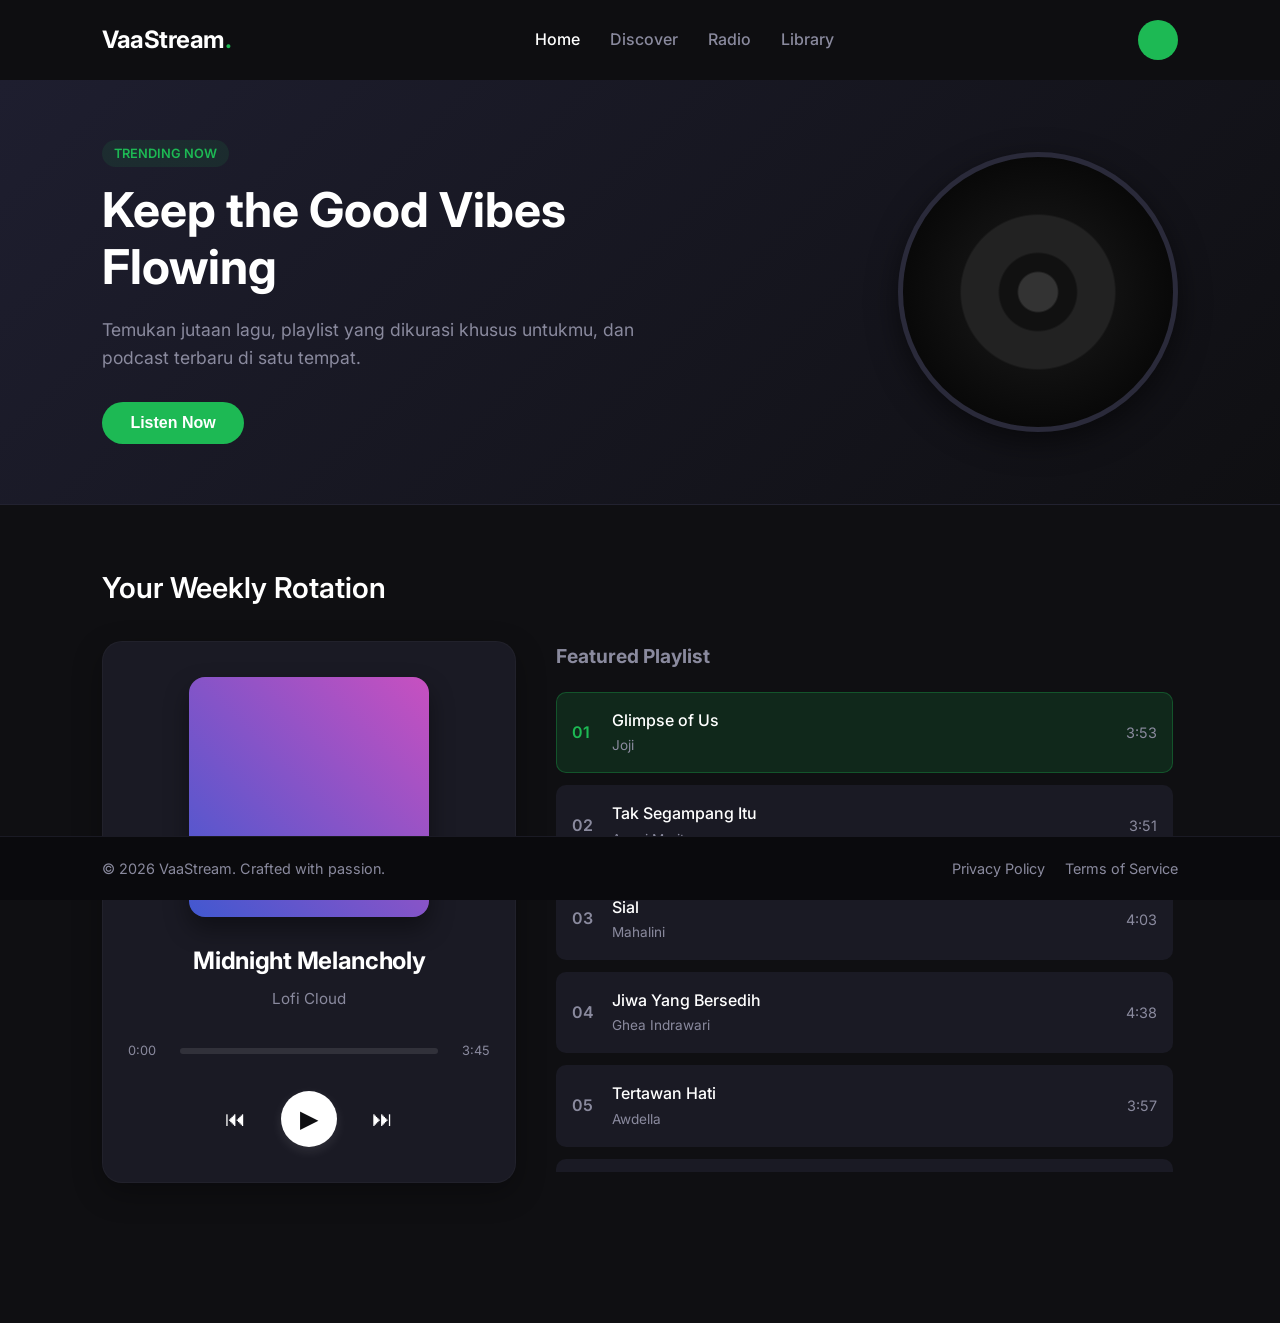
<file: index.html>
<!doctype html>
<html lang="id">
  <head>
    <meta charset="UTF-8" />
    <meta name="viewport" content="width=device-width, initial-scale=1.0" />
    <link rel="preconnect" href="https://fonts.googleapis.com" />
    <link rel="preconnect" href="https://fonts.gstatic.com" crossorigin />
    <link
      href="https://fonts.googleapis.com/css2?family=Inter:wght@300;400;500;600;700&display=swap"
      rel="stylesheet"
    />
    <link rel="stylesheet" href="css/global.css" />
    <link rel="stylesheet" href="css/home.css" />
    <script src="js/title.js" defer></script>
    <script src="js/navbar.js" defer></script>
    <script src="js/footer.js" defer></script>
  </head>
  <body>
    <header id="global-navbar" class="navbar"></header>

    <main>
      <section class="hero-section">
        <div class="hero-content">
          <span class="tag">Trending Now</span>
          <h1>Keep the Good Vibes Flowing</h1>
          <p>
            Temukan jutaan lagu, playlist yang dikurasi khusus untukmu, dan
            podcast terbaru di satu tempat.
          </p>
          <button
            class="btn-primary"
            onclick="
              document
                .getElementById('main-player')
                .scrollIntoView({ behavior: 'smooth' })
            "
          >
            Listen Now
          </button>
        </div>
        <div class="hero-image">
          <div class="vinyl-disk"></div>
        </div>
      </section>

      <section class="content-section" id="main-player">
        <h2 class="section-title">Your Weekly Rotation</h2>
        <div class="content-grid">
          <div class="player-card">
            <div class="track-info">
              <div class="track-cover" id="current-cover"></div>
              <h3 id="current-title">Midnight Melancholy</h3>
              <p id="current-artist">Lofi Cloud</p>
            </div>
            <div class="player-controls">
              <div class="progress-container">
                <span class="time" id="time-current">0:00</span>
                <div class="progress-bar">
                  <div class="progress" id="progress-line"></div>
                </div>
                <span class="time" id="time-max">3:45</span>
              </div>
              <div class="control-buttons">
                <button class="ctrl-btn" id="prev-btn">⏮</button>
                <button class="ctrl-btn play-btn" id="play-btn">▶</button>
                <button class="ctrl-btn" id="next-btn">⏭</button>
              </div>
            </div>
          </div>

          <aside class="playlist-container">
            <h3>Featured Playlist</h3>
            <div class="playlist" id="playlist-wrapper"></div>
          </aside>
        </div>
      </section>
    </main>

    <div
      id="yt-player"
      style="
        position: absolute;
        top: -9999px;
        left: -9999px;
        width: 0;
        height: 0;
      "
    ></div>

    <footer id="global-footer" class="footer"></footer>

    <!-- <script src="js/auth.js"></script> -->
    <script src="js/script.js"></script>
    <script src="https://sdk.scdn.co/spotify-player.js"></script>
  </body>
</html>
</file>
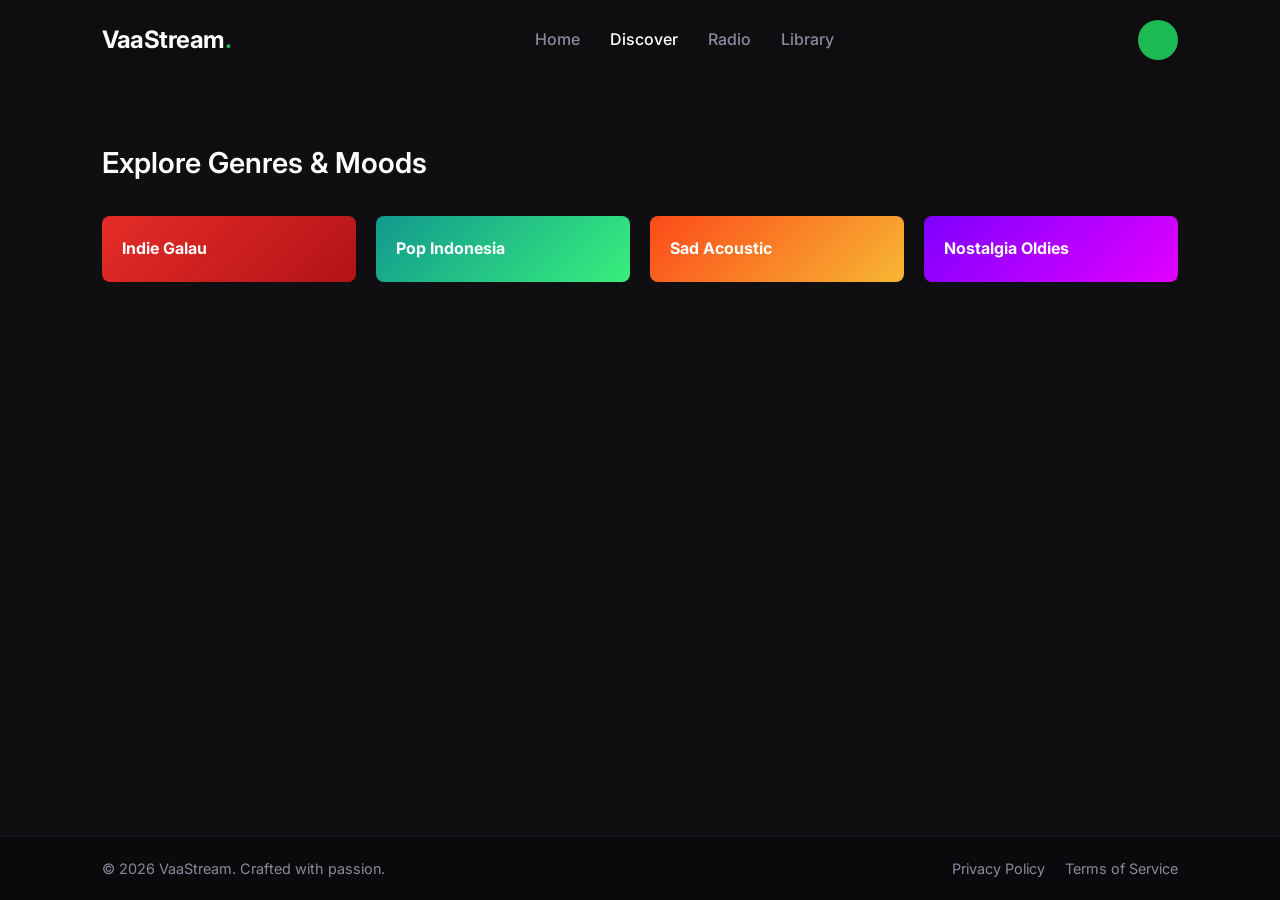
<file: discover.html>
<!doctype html>
<html lang="id">
  <head>
    <meta charset="UTF-8" />
    <meta name="viewport" content="width=device-width, initial-scale=1.0" />
    <link rel="preconnect" href="https://fonts.googleapis.com" />
    <link rel="preconnect" href="https://fonts.gstatic.com" crossorigin />
    <link
      href="https://fonts.googleapis.com/css2?family=Inter:wght@300;400;500;600;700&display=swap"
      rel="stylesheet"
    />
    <link rel="stylesheet" href="css/global.css" />
    <link rel="stylesheet" href="css/discover.css" />
    <script src="js/title.js" defer></script>
    <script src="js/navbar.js" defer></script>
    <script src="js/footer.js" defer></script>
  </head>
  <body>
    <header id="global-navbar" class="navbar"></header>

    <main>
      <section class="content-section">
        <h2 class="section-title">Explore Genres & Moods</h2>
        <div class="genre-grid" id="genre-grid"></div>
      </section>
    </main>

    <footer id="global-footer" class="footer"></footer>

    <!-- <script src="js/auth.js"></script> -->
    <script src="js/script.js"></script>
    <script src="https://sdk.scdn.co/spotify-player.js"></script>
  </body>
</html>
</file>
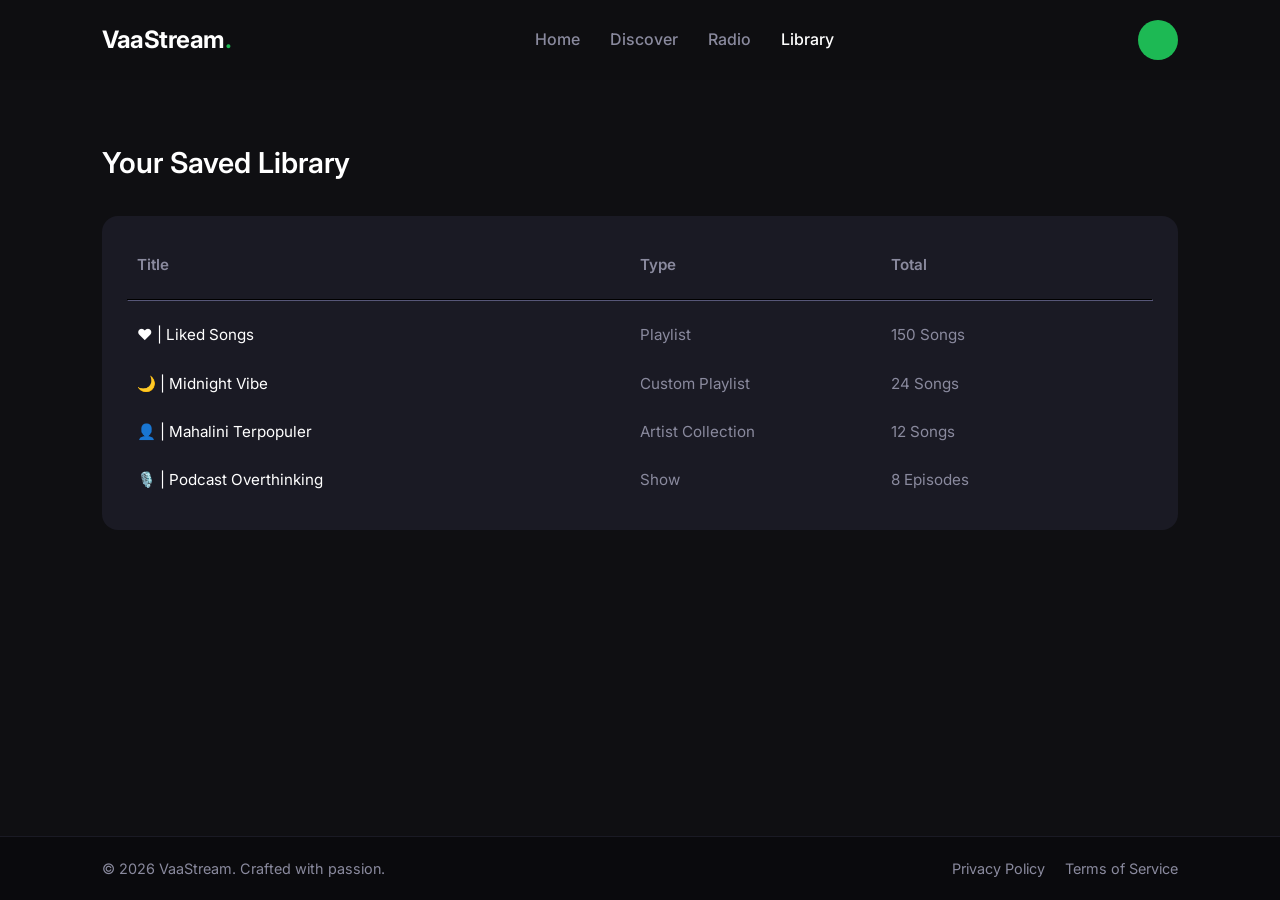
<file: library.html>
<!doctype html>
<html lang="id">
  <head>
    <meta charset="UTF-8" />
    <meta name="viewport" content="width=device-width, initial-scale=1.0" />
    <link rel="preconnect" href="https://fonts.googleapis.com" />
    <link rel="preconnect" href="https://fonts.gstatic.com" crossorigin />
    <link
      href="https://fonts.googleapis.com/css2?family=Inter:wght@300;400;500;600;700&display=swap"
      rel="stylesheet"
    />
    <link rel="stylesheet" href="css/global.css" />
    <link rel="stylesheet" href="css/library.css" />
    <script src="js/title.js" defer></script>
    <script src="js/navbar.js" defer></script>
    <script src="js/footer.js" defer></script>
  </head>
  <body>
    <header id="global-navbar" class="navbar"></header>

    <main>
      <section class="content-section">
        <h2 class="section-title">Your Saved Library</h2>
        <div class="library-list" id="library-list"></div>
      </section>
    </main>

    <footer id="global-footer" class="footer"></footer>

    <!-- <script src="js/auth.js"></script> -->
    <script src="js/script.js"></script>
    <script src="https://sdk.scdn.co/spotify-player.js"></script>
  </body>
</html>
</file>
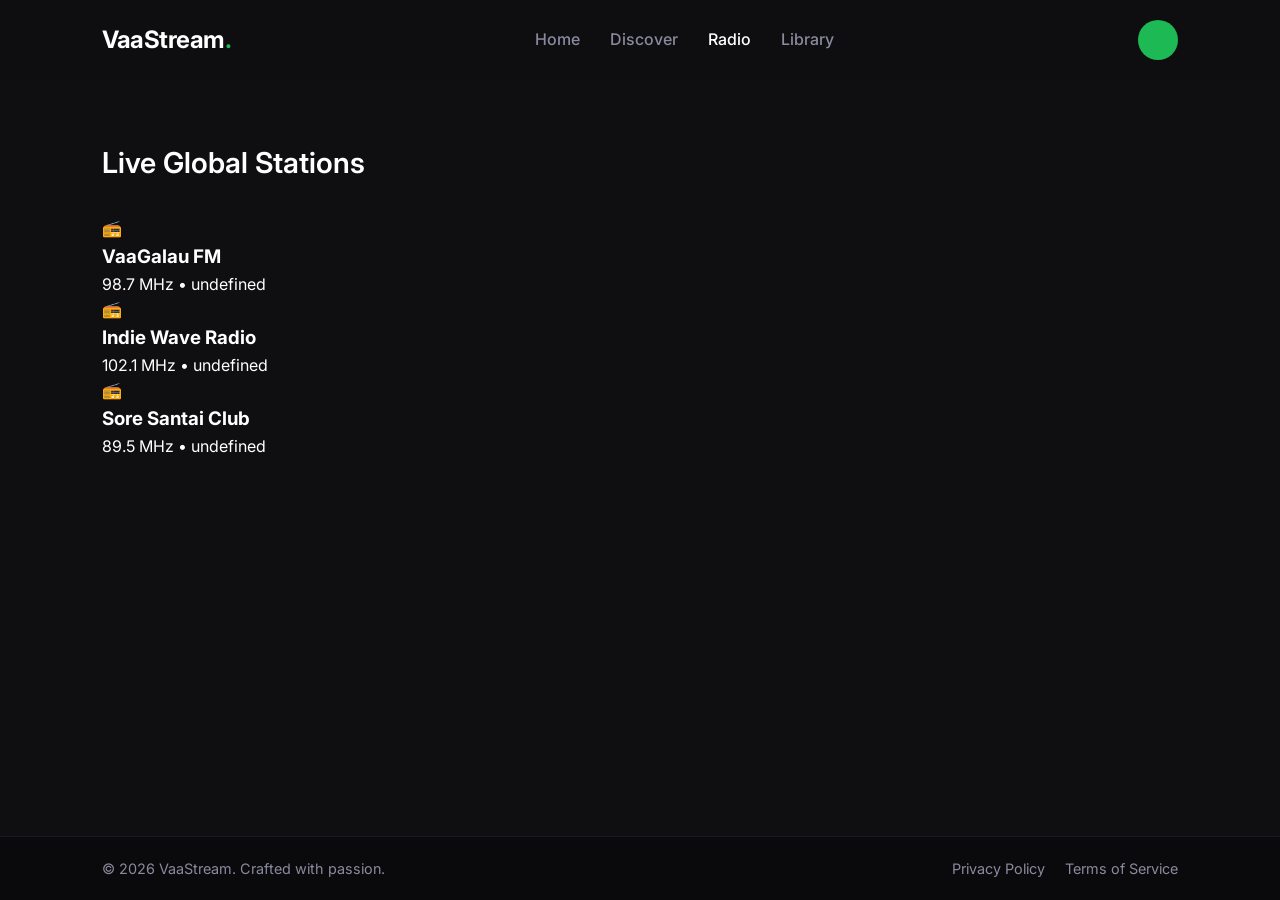
<file: radio.html>
<!doctype html>
<html lang="id">
  <head>
    <meta charset="UTF-8" />
    <meta name="viewport" content="width=device-width, initial-scale=1.0" />
    <link rel="preconnect" href="https://fonts.googleapis.com" />
    <link rel="preconnect" href="https://fonts.gstatic.com" crossorigin />
    <link
      href="https://fonts.googleapis.com/css2?family=Inter:wght@300;400;500;600;700&display=swap"
      rel="stylesheet"
    />
    <link rel="stylesheet" href="css/global.css" />
    <link rel="stylesheet" href="css/radio.css" />
    <script src="js/title.js" defer></script>
    <script src="js/navbar.js" defer></script>
    <script src="js/footer.js" defer></script>
  </head>
  <body>
    <header id="global-navbar" class="navbar"></header>

    <main>
      <section class="content-section">
        <h2 class="section-title">Live Global Stations</h2>
        <div class="radio-flex" id="radio-flex"></div>
      </section>
    </main>

    <footer id="global-footer" class="footer"></footer>

    <!-- <script src="js/auth.js"></script> -->
    <script src="js/script.js"></script>
    <script src="https://sdk.scdn.co/spotify-player.js"></script>
  </body>
</html>
</file>
<file: css/global.css>
:root {
    --bg-primary: #0f0f12;
    --bg-surface: #1a1a24;
    --bg-surface-hover: #252533;
    --text-main: #ffffff;
    --text-muted: #8a8a9e;
    --accent: #1db954;
    --accent-hover: #1ed760;
    --font-sans: 'Inter', sans-serif;
}

* {
    margin: 0;
    padding: 0;
    box-sizing: border-box;
}

body {
    background-color: var(--bg-primary);
    color: var(--text-main);
    font-family: var(--font-sans);
    line-height: 1.6;
    overflow-x: hidden;
    padding-bottom: 80px;
}

.content-section {
    padding: 60px 8%;
}

.section-title {
    font-size: 1.8rem;
    margin-bottom: 30px;
    font-weight: 600;
}

.text-muted {
    color: var(--text-muted);
}

/* Navbar */
.navbar {
    display: flex;
    justify-content: space-between;
    align-items: center;
    padding: 20px 8%;
    background-color: rgba(15, 15, 18, 0.85);
    backdrop-filter: blur(10px);
    position: sticky;
    top: 0;
    z-index: 100;
}

.logo {
    font-size: 1.5rem;
    font-weight: 700;
    letter-spacing: -0.5px;
}

.logo span {
    color: var(--accent);
}

.nav-links {
    display: flex;
    list-style: none;
    gap: 30px;
}

.nav-links a {
    color: var(--text-muted);
    text-decoration: none;
    font-weight: 500;
    transition: color 0.3s;
}

.nav-links a:hover,
.nav-links a.active {
    color: var(--text-main);
}

.avatar {
    width: 40px;
    height: 40px;
    background-color: var(--accent);
    border-radius: 50%;
}

/* End Navbar */

/* Footer */
.footer {
    display: flex;
    justify-content: space-between;
    align-items: center;
    padding: 20px 8%;
    background-color: #0a0a0d;
    border-top: 1px solid #1a1a24;
    font-size: 0.9rem;
    color: var(--text-muted);
    position: fixed;
    bottom: 0;
    left: 0;
    width: 100%;
    z-index: 100;
}

.footer-links {
    display: flex;
    gap: 20px;
}

.footer-links a {
    color: var(--text-muted);
    text-decoration: none;
}

.footer-links a:hover {
    color: var(--text-main);
}

/* End Footer */

/* Responsive Layout */
@media (max-width: 600px) {
    .navbar {
        padding: 20px 5%;
    }

    .nav-links {
        display: none;
    }

    .footer {
        flex-direction: column;
        gap: 15px;
        text-align: center;
    }
}

/* End Responsive Layout */
</file>
<file: css/home.css>
/* Hero */
.hero-section {
    display: flex;
    align-items: center;
    justify-content: space-between;
    padding: 60px 8%;
    min-height: 400px;
    background: linear-gradient(135deg, #1e1e2f 0%, #0f0f12 100%);
    border-bottom: 1px solid #222230;
}

.hero-content {
    flex: 1;
    max-width: 600px;
}

.tag {
    background-color: rgba(29, 185, 84, 0.1);
    color: var(--accent);
    padding: 6px 12px;
    border-radius: 20px;
    font-size: 0.8rem;
    font-weight: 600;
    text-transform: uppercase;
}

.hero-content h1 {
    font-size: 3rem;
    font-weight: 700;
    margin-top: 15px;
    line-height: 1.2;
}

.hero-content p {
    color: var(--text-muted);
    margin: 20px 0 30px 0;
    font-size: 1.1rem;
}

.btn-primary {
    background-color: var(--accent);
    color: white;
    border: none;
    padding: 12px 28px;
    font-size: 1rem;
    font-weight: 600;
    border-radius: 30px;
    cursor: pointer;
    transition: background 0.3s;
}

.btn-primary:hover {
    background-color: var(--accent-hover);
}

.hero-image {
    flex: 1;
    display: flex;
    justify-content: flex-end;
}

.vinyl-disk {
    width: 280px;
    height: 280px;
    border-radius: 50%;
    background: radial-gradient(circle, #333 10%, #111 11%, #111 20%, #222 21%, #222 40%, #111 41%, #000 100%);
    border: 5px solid #2a2a3a;
    box-shadow: 0 10px 30px rgba(0, 0, 0, 0.5);
    animation: spin 12s linear infinite;
    animation-play-state: paused;
}

@keyframes spin {
    100% {
        transform: rotate(360deg);
    }
}

/* End Hero */

/* Content Grid */
.content-grid {
    display: grid;
    grid-template-columns: 1fr 1.5fr;
    gap: 40px;
}

/* End Content Grid */


/* Player Card */
.player-card {
    background-color: var(--bg-surface);
    border-radius: 20px;
    padding: 35px 25px;
    display: flex;
    flex-direction: column;
    align-items: center;
    text-align: center;
    box-shadow: 0 10px 30px rgba(0, 0, 0, 0.3);
    border: 1px solid rgba(255, 255, 255, 0.03);
    max-width: 420px;
    width: 100%;
    margin: 0 auto;
}

.track-info {
    width: 100%;
    display: flex;
    flex-direction: column;
    align-items: center;
}

.track-cover {
    width: 240px;
    height: 240px;
    border-radius: 16px;
    background: linear-gradient(45deg, #4158d0, #c850c0);
    margin-bottom: 25px;
    box-shadow: 0 12px 24px rgba(0, 0, 0, 0.4);
    transition: background 0.5s ease;
}

.track-info h3 {
    font-size: 1.5rem;
    font-weight: 700;
    margin-bottom: 6px;
    letter-spacing: -0.3px;
    color: var(--text-main);
}

.track-info p {
    color: var(--text-muted);
    font-size: 0.95rem;
    margin-bottom: 30px;
}

.player-controls {
    width: 100%;
}

.progress-container {
    display: flex;
    align-items: center;
    gap: 12px;
    margin-bottom: 30px;
    width: 100%;
}

.time {
    font-size: 0.8rem;
    color: var(--text-muted);
    width: 40px;
}

#time-current {
    text-align: left;
}

#time-max {
    text-align: right;
}

.progress-bar {
    flex: 1;
    height: 6px;
    background-color: rgba(255, 255, 255, 0.1);
    border-radius: 10px;
    position: relative;
    cursor: pointer;
}

.progress {
    width: 0%;
    height: 100%;
    background-color: var(--accent);
    border-radius: 10px;
    transition: width 0.1s linear;
}

/* Penyelarasan Tombol Kontrol (Alinea Sempurna) */
.control-buttons {
    display: flex;
    justify-content: center;
    align-items: center;
    gap: 35px;
    width: 100%;
}

.ctrl-btn {
    background: none;
    border: none;
    color: var(--text-main);
    font-size: 1.3rem;
    cursor: pointer;
    transition: color 0.2s, transform 0.2s;
    display: flex;
    align-items: center;
    justify-content: center;
}

.ctrl-btn:hover {
    color: var(--accent);
    transform: scale(1.1);
}

.ctrl-btn:active {
    transform: scale(0.95);
}

.play-btn {
    font-size: 1.5rem;
    background-color: var(--text-main);
    color: var(--bg-primary);
    width: 56px;
    height: 56px;
    border-radius: 50%;
    box-shadow: 0 4px 12px rgba(255, 255, 255, 0.1);
}

.play-btn:hover {
    background-color: var(--accent);
    color: white;
    transform: scale(1.05);
}

/* End Player Card */

/* Playlist */
.playlist-container h3 {
    margin-bottom: 20px;
    font-size: 1.2rem;
    color: var(--text-muted);
}

.playlist {
    display: flex;
    flex-direction: column;
    gap: 12px;
    max-height: 480px;
    overflow-y: auto;
    padding-right: 5px;
}

.playlist::-webkit-scrollbar {
    width: 4px;
}

.playlist::-webkit-scrollbar-thumb {
    background-color: var(--bg-surface-hover);
    border-radius: 4px;
}

.track-item {
    display: flex;
    align-items: center;
    padding: 15px;
    background-color: var(--bg-surface);
    border-radius: 10px;
    cursor: pointer;
    transition: background 0.2s;
    border: 1px solid transparent;
}

.track-item:hover {
    background-color: var(--bg-surface-hover);
}

.track-item.active {
    background-color: rgba(29, 185, 84, 0.15);
    border: 1px solid rgba(29, 185, 84, 0.3);
}

.track-num {
    font-weight: 600;
    color: var(--text-muted);
    width: 40px;
}

.track-item.active .track-num {
    color: var(--accent);
}

.track-details {
    flex: 1;
    text-align: left;
}

.track-details h4 {
    font-size: 1rem;
    font-weight: 500;
    margin-bottom: 2px;
}

.track-details p {
    font-size: 0.85rem;
    color: var(--text-muted);
}

.track-duration {
    font-size: 0.9rem;
    color: var(--text-muted);
}

/* End Playlist */

/* Responsive Layout */
@media (max-width: 992px) {
    .content-grid {
        grid-template-columns: 1fr;
    }

    .hero-section {
        flex-direction: column;
        text-align: center;
        gap: 40px;
    }

    .hero-image {
        justify-content: center;
    }
}

@media (max-width: 600px) {
    .hero-section {
        padding: 40px 5%;
    }

    .hero-content h1 {
        font-size: 2.2rem;
    }

    .content-section {
        padding: 40px 5%;
    }
}

/* End Responsive Layout */
</file>
<file: css/discover.css>
/* Genre Grid */
.genre-grid {
    display: grid;
    grid-template-columns: repeat(auto-fill, minmax(200px, 1fr));
    gap: 20px;
}

/* End Genre Grid */

/* Genre Card */
.genre-card {
    border-radius: 8px;
    padding: 20px;
    cursor: pointer;
    transition: transform 0.2s ease;
}

.genre-card:hover {
    transform: translateY(-3px);
}

.g1 {
    background: linear-gradient(135deg, #e52d27, #b31217);
}

.g2 {
    background: linear-gradient(135deg, #11998e, #38ef7d);
}

.g3 {
    background: linear-gradient(135deg, #fc4a1a, #f7b733);
}

.g4 {
    background: linear-gradient(135deg, #7f00ff, #e100ff);
}

/* End Genre Cards */

/* Responsive Layout */
@media (max-width: 600px) {
    .content-section {
        padding: 40px 5%;
    }
}

/* End Responsive Layout */
</file>
<file: css/library.css>
/* Library Style */
.library-list {
    background-color: var(--bg-surface);
    padding: 25px;
    border-radius: 16px;
}

.lib-header,
.lib-item {
    display: grid;
    grid-template-columns: 2fr 1fr 1fr;
    padding: 12px 10px;
    font-size: 0.95rem;
    text-align: left;
}

.lib-header {
    font-weight: 600;
    color: var(--text-muted);
}

.lib-item {
    border-radius: 6px;
    cursor: pointer;
    transition: background 0.2s;
}

.lib-item:hover {
    background-color: var(--bg-surface-hover);
}

/* End Library Style */

/* Responsive Layout */
@media (max-width: 600px) {
    .content-section {
        padding: 40px 5%;
    }

    .lib-header,
    .lib-item {
        grid-template-columns: 1fr;
        gap: 5px;
    }
}

/* End Responsive Layout */
</file>
<file: css/radio.css>
/* Radio Stations */
.radio-item, .library-item {
    display: flex;
    align-items: center;
    justify-content: space-between;
    padding: 10px 0;
    border-bottom: 1px solid rgba(255, 255, 255, 0.05);
}
/* End Radio Stations */

/* Responsive Layout */
@media (max-width: 600px) {
    .content-section {
        padding: 40px 5%;
    }
}

/* End Responsive Layout */
</file>
